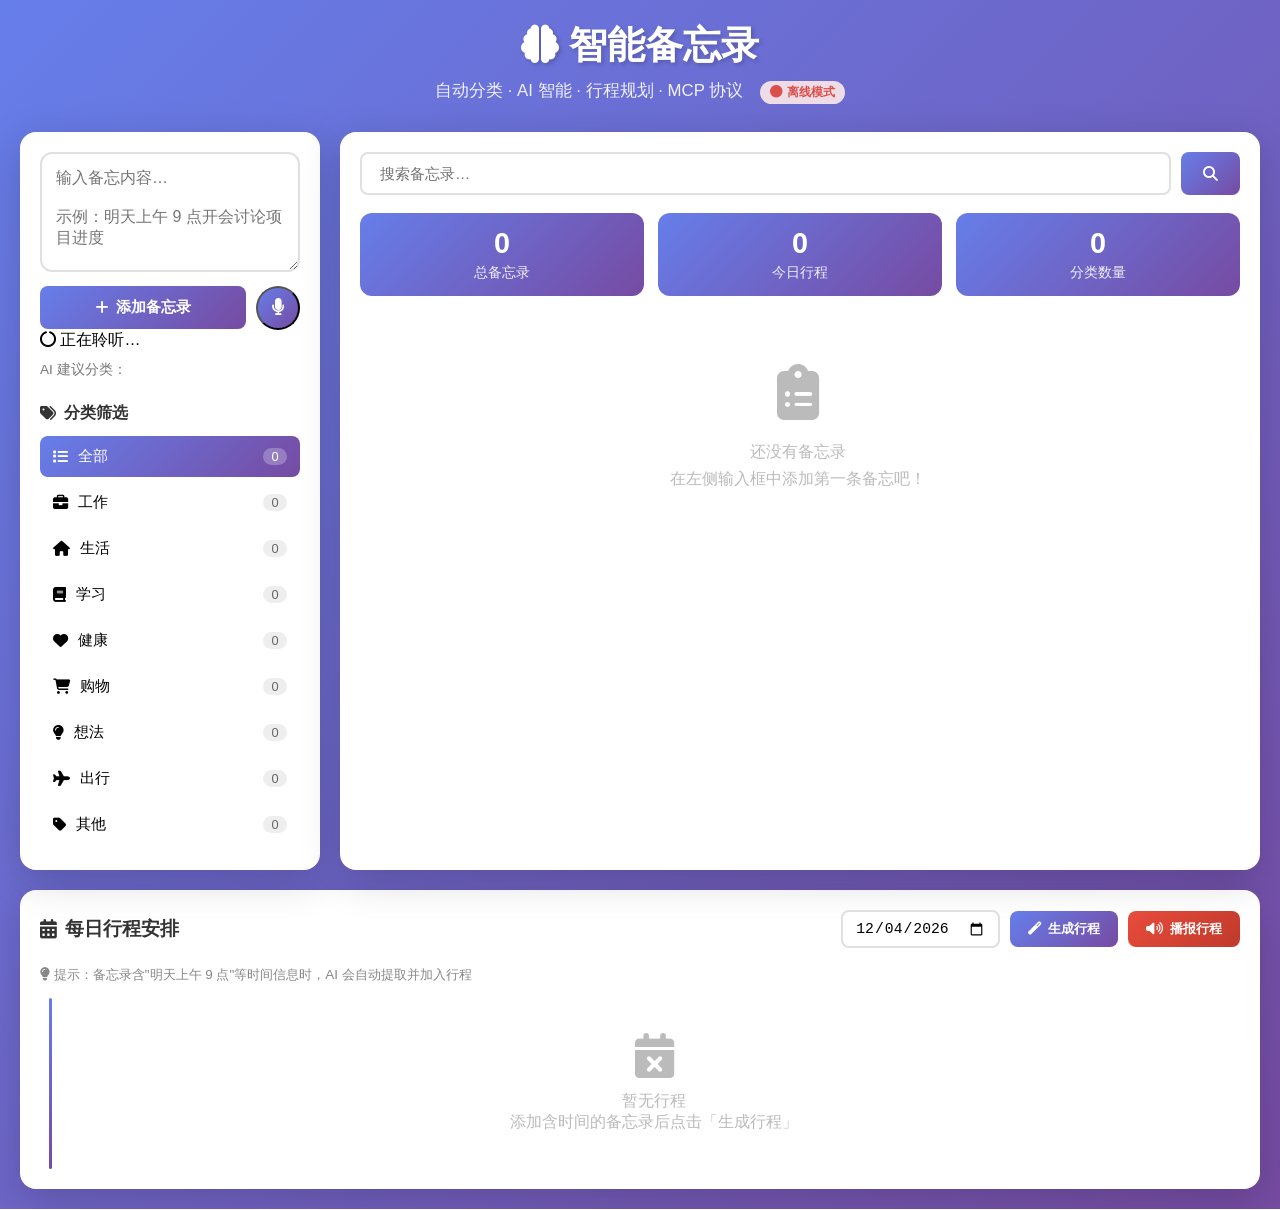
<file: frontend/index.html>
<!DOCTYPE html>
<html lang="zh-CN">
<head>
  <meta charset="UTF-8">
  <meta name="viewport" content="width=device-width, initial-scale=1.0">
  <title>智能备忘录 · Smart Memo</title>
  <link rel="stylesheet" href="https://cdnjs.cloudflare.com/ajax/libs/font-awesome/6.4.0/css/all.min.css">
  <link rel="stylesheet" href="css/style.css">
</head>
<body>
<div class="container">

  <header>
    <h1><i class="fas fa-brain"></i> 智能备忘录</h1>
    <p>
      自动分类 · AI 智能 · 行程规划 · MCP 协议
      <span id="apiBadge" class="api-badge offline" style="margin-left:12px">
        <i class="fas fa-circle"></i> 检测中…
      </span>
    </p>
  </header>

  <div class="main-content">

    <!-- ── 左侧面板 ─────────────────────────────────── -->
    <aside class="sidebar">

      <div class="input-area">
        <textarea id="memoInput"
          placeholder="输入备忘内容…&#10;&#10;示例：明天上午 9 点开会讨论项目进度"
        ></textarea>

        <div class="input-row">
          <button class="btn btn-primary" id="addBtn" onclick="addMemo()">
            <i class="fas fa-plus"></i> 添加备忘录
          </button>
          <button class="btn-icon" id="voiceBtn" onclick="toggleVoiceInput()" title="语音输入">
            <i class="fas fa-microphone"></i>
          </button>
        </div>

        <div id="voiceStatus" class="voice-status">
          <i class="fas fa-circle-notch fa-spin"></i>
          <span id="voiceStatusText">正在聆听…</span>
        </div>

        <div id="categoryHint" class="category-hint">
          <span>AI 建议分类：</span>
        </div>
      </div>

      <h3><i class="fas fa-tags"></i> 分类筛选</h3>
      <ul class="category-list">
        <li class="category-item active" data-category="all"      onclick="filterByCategory('all')">
          <i class="fas fa-list"></i><span>全部</span><span class="badge">0</span>
        </li>
        <li class="category-item" data-category="work"     onclick="filterByCategory('work')">
          <i class="fas fa-briefcase"></i><span>工作</span><span class="badge">0</span>
        </li>
        <li class="category-item" data-category="life"     onclick="filterByCategory('life')">
          <i class="fas fa-home"></i><span>生活</span><span class="badge">0</span>
        </li>
        <li class="category-item" data-category="study"    onclick="filterByCategory('study')">
          <i class="fas fa-book"></i><span>学习</span><span class="badge">0</span>
        </li>
        <li class="category-item" data-category="health"   onclick="filterByCategory('health')">
          <i class="fas fa-heart"></i><span>健康</span><span class="badge">0</span>
        </li>
        <li class="category-item" data-category="shopping" onclick="filterByCategory('shopping')">
          <i class="fas fa-shopping-cart"></i><span>购物</span><span class="badge">0</span>
        </li>
        <li class="category-item" data-category="ideas"    onclick="filterByCategory('ideas')">
          <i class="fas fa-lightbulb"></i><span>想法</span><span class="badge">0</span>
        </li>
        <li class="category-item" data-category="travel"   onclick="filterByCategory('travel')">
          <i class="fas fa-plane"></i><span>出行</span><span class="badge">0</span>
        </li>
        <li class="category-item" data-category="other"    onclick="filterByCategory('other')">
          <i class="fas fa-tag"></i><span>其他</span><span class="badge">0</span>
        </li>
      </ul>

    </aside>

    <!-- ── 右侧主区 ─────────────────────────────────── -->
    <main class="content">

      <div class="search-bar">
        <input type="text" id="searchInput" placeholder="搜索备忘录…">
        <button class="btn" style="background:linear-gradient(135deg,#667eea,#764ba2);color:#fff"
                onclick="document.getElementById('searchInput').dispatchEvent(new Event('input'))">
          <i class="fas fa-search"></i>
        </button>
      </div>

      <div class="stats">
        <div class="stat-card"><h3 id="totalCount">0</h3><p>总备忘录</p></div>
        <div class="stat-card"><h3 id="scheduleCount">0</h3><p>今日行程</p></div>
        <div class="stat-card"><h3 id="catCount">0</h3><p>分类数量</p></div>
      </div>

      <div class="memo-list" id="memoList">
        <div class="empty-state">
          <i class="fas fa-clipboard-list"></i>
          <p>还没有备忘录</p>
          <p>在左侧输入框中添加第一条备忘吧！</p>
        </div>
      </div>

    </main>
  </div>

  <!-- ── 行程模块 ──────────────────────────────────── -->
  <div class="schedule-container">
    <div class="schedule-header">
      <h2><i class="fas fa-calendar-alt"></i> 每日行程安排</h2>
      <div class="schedule-controls">
        <input type="date" id="scheduleDate">
        <button class="btn-schedule" id="genBtn" onclick="generateSchedule()">
          <i class="fas fa-magic"></i> 生成行程
        </button>
        <button class="btn-schedule btn-broadcast" onclick="toggleBroadcast()">
          <i class="fas fa-volume-up"></i> 播报行程
        </button>
      </div>
    </div>

    <!-- 播报控制面板 -->
    <div class="broadcast-panel" id="broadcastPanel">
      <div class="broadcast-top">
        <h4><i class="fas fa-volume-up"></i> 行程播报中</h4>
        <div style="display:flex;gap:12px;align-items:center;font-size:.83rem">
          语速:
          <select id="bcRate" style="padding:3px 7px;border-radius:6px;border:none;background:rgba(255,255,255,.2);color:#fff">
            <option value="0.8">慢</option>
            <option value="1" selected>正常</option>
            <option value="1.3">快</option>
          </select>
          音量:
          <select id="bcVolume" style="padding:3px 7px;border-radius:6px;border:none;background:rgba(255,255,255,.2);color:#fff">
            <option value="0.4">低</option>
            <option value="0.7">中</option>
            <option value="1" selected>高</option>
          </select>
        </div>
      </div>
      <div class="bc-controls">
        <button class="bc-btn" onclick="stopBroadcast_()" title="停止"><i class="fas fa-stop"></i></button>
        <button class="bc-btn play" onclick="pauseResumeBroadcast()"><i class="fas fa-pause" id="pauseIcon"></i></button>
        <button class="bc-btn" onclick="prevBroadcast()" title="上一条"><i class="fas fa-step-backward"></i></button>
        <button class="bc-btn" onclick="nextBroadcast()" title="下一条"><i class="fas fa-step-forward"></i></button>
      </div>
      <div class="bc-progress"><div class="bc-fill" id="bcFill"></div></div>
      <div class="bc-status"><i class="fas fa-info-circle"></i><span id="bcStatus">准备播报…</span></div>
    </div>

    <p style="font-size:.84rem;color:#888;margin-bottom:12px">
      <i class="fas fa-lightbulb"></i>
      提示：备忘录含"明天上午 9 点"等时间信息时，AI 会自动提取并加入行程
    </p>

    <div class="timeline" id="scheduleTimeline">
      <div class="no-schedule">
        <i class="fas fa-calendar-times"></i>
        <p>暂无行程</p>
        <p>添加含时间的备忘录后点击「生成行程」</p>
      </div>
    </div>
  </div>

</div><!-- /container -->

<div class="toast" id="toast"></div>

<script type="module" src="js/app.js"></script>
</body>
</html>
</file>
<file: frontend/css/style.css>
/* ── 重置 & 基础 ─────────────────────────────────────────────────────────── */
*, *::before, *::after { margin: 0; padding: 0; box-sizing: border-box; }

:root {
  --primary: #667eea;
  --primary-end: #764ba2;
  --radius: 12px;
  --shadow: 0 10px 40px rgba(0,0,0,.18);
  --font: -apple-system, BlinkMacSystemFont, 'Segoe UI', Roboto, sans-serif;
}

body {
  font-family: var(--font);
  background: linear-gradient(135deg, var(--primary) 0%, var(--primary-end) 100%);
  min-height: 100vh;
  padding: 20px;
}

/* ── 布局 ────────────────────────────────────────────────────────────────── */
.container { max-width: 1240px; margin: 0 auto; }

header {
  text-align: center;
  color: #fff;
  margin-bottom: 28px;
}
header h1 { font-size: 2.4rem; text-shadow: 2px 2px 4px rgba(0,0,0,.2); margin-bottom: 8px; }
header p  { font-size: 1.05rem; opacity: .9; }

.main-content {
  display: grid;
  grid-template-columns: 300px 1fr;
  gap: 20px;
}

/* ── 卡片 ────────────────────────────────────────────────────────────────── */
.sidebar, .content, .schedule-container {
  background: #fff;
  border-radius: 16px;
  padding: 20px;
  box-shadow: var(--shadow);
}

/* ── 输入区 ──────────────────────────────────────────────────────────────── */
.input-area { margin-bottom: 22px; }

.input-area textarea {
  width: 100%;
  height: 120px;
  border: 2px solid #e0e0e0;
  border-radius: var(--radius);
  padding: 14px;
  font-size: 1rem;
  resize: vertical;
  font-family: var(--font);
  transition: border-color .25s, box-shadow .25s;
}
.input-area textarea:focus {
  outline: none;
  border-color: var(--primary);
  box-shadow: 0 0 0 3px rgba(102,126,234,.12);
}

.input-row {
  display: flex;
  gap: 10px;
  margin-top: 10px;
  align-items: center;
}

/* ── 按钮 ────────────────────────────────────────────────────────────────── */
.btn {
  display: inline-flex;
  align-items: center;
  justify-content: center;
  gap: 7px;
  padding: 11px 22px;
  border: none;
  border-radius: 8px;
  font-size: .95rem;
  font-weight: 600;
  cursor: pointer;
  transition: transform .2s, box-shadow .2s;
}

.btn-primary {
  background: linear-gradient(135deg, var(--primary) 0%, var(--primary-end) 100%);
  color: #fff;
  flex: 1;
}
.btn-primary:hover { transform: translateY(-2px); box-shadow: 0 6px 20px rgba(102,126,234,.4); }

.btn-icon {
  width: 44px;
  height: 44px;
  border-radius: 50%;
  background: linear-gradient(135deg, var(--primary) 0%, var(--primary-end) 100%);
  color: #fff;
  font-size: 1.1rem;
  flex-shrink: 0;
}
.btn-icon:hover { transform: scale(1.1); box-shadow: 0 5px 18px rgba(102,126,234,.4); }
.btn-icon.listening {
  background: linear-gradient(135deg, #e74c3c 0%, #c0392b 100%);
  animation: pulse 1.4s ease-in-out infinite;
}
@keyframes pulse {
  0%,100% { box-shadow: 0 0 0 0 rgba(231,76,60,.4); }
  50%      { box-shadow: 0 0 0 14px rgba(231,76,60,0); }
}

/* ── AI 分类提示 ─────────────────────────────────────────────────────────── */
.category-hint {
  font-size: .85rem;
  color: #777;
  margin-top: 8px;
  min-height: 22px;
  display: flex;
  align-items: center;
  gap: 6px;
}
.hint-tag {
  display: inline-flex;
  align-items: center;
  gap: 4px;
  padding: 2px 9px;
  border-radius: 14px;
  font-size: .8rem;
  font-weight: 600;
  background: #f0f0ff;
  color: var(--primary);
}

/* ── 分类列表 ────────────────────────────────────────────────────────────── */
.sidebar h3 { font-size: 1rem; color: #333; margin-bottom: 12px; display: flex; align-items: center; gap: 8px; }

.category-list { list-style: none; }

.category-item {
  display: flex;
  align-items: center;
  gap: 10px;
  padding: 10px 13px;
  border-radius: 8px;
  cursor: pointer;
  transition: background .2s, color .2s;
  margin-bottom: 5px;
  font-size: .95rem;
}
.category-item:hover { background: #f5f5f5; }
.category-item.active {
  background: linear-gradient(135deg, var(--primary) 0%, var(--primary-end) 100%);
  color: #fff;
}
.category-item .badge {
  margin-left: auto;
  font-size: .8rem;
  background: rgba(255,255,255,.25);
  padding: 1px 8px;
  border-radius: 10px;
  min-width: 24px;
  text-align: center;
}
.category-item:not(.active) .badge { background: #eee; color: #666; }

/* ── 搜索栏 ──────────────────────────────────────────────────────────────── */
.search-bar { display: flex; gap: 10px; margin-bottom: 18px; }
.search-bar input {
  flex: 1;
  padding: 11px 18px;
  border: 2px solid #e0e0e0;
  border-radius: 8px;
  font-size: .95rem;
  transition: border-color .25s;
}
.search-bar input:focus { outline: none; border-color: var(--primary); }

/* ── 统计卡片 ────────────────────────────────────────────────────────────── */
.stats { display: flex; gap: 14px; margin-bottom: 18px; flex-wrap: wrap; }

.stat-card {
  background: linear-gradient(135deg, var(--primary) 0%, var(--primary-end) 100%);
  color: #fff;
  padding: 14px 18px;
  border-radius: var(--radius);
  flex: 1;
  min-width: 110px;
  text-align: center;
}
.stat-card h3 { font-size: 1.8rem; margin-bottom: 4px; }
.stat-card p  { font-size: .85rem; opacity: .9; }

/* ── 备忘列表 ────────────────────────────────────────────────────────────── */
.memo-list {
  display: grid;
  gap: 13px;
  max-height: 580px;
  overflow-y: auto;
  padding-right: 4px;
}

.memo-card {
  background: #f8f9fa;
  border-radius: var(--radius);
  padding: 18px;
  border-left: 4px solid #ccc;
  transition: transform .2s, box-shadow .2s;
  position: relative;
}
.memo-card:hover { transform: translateX(4px); box-shadow: 0 4px 14px rgba(0,0,0,.08); }

/* 类别左边框颜色 */
.memo-card.work     { border-left-color: #e74c3c; }
.memo-card.life     { border-left-color: #2ecc71; }
.memo-card.study    { border-left-color: #3498db; }
.memo-card.health   { border-left-color: #e91e63; }
.memo-card.shopping { border-left-color: #f39c12; }
.memo-card.ideas    { border-left-color: #9b59b6; }
.memo-card.travel   { border-left-color: #1abc9c; }
.memo-card.other    { border-left-color: #95a5a6; }

.memo-head { display: flex; justify-content: space-between; align-items: flex-start; margin-bottom: 8px; }

.cat-badge {
  display: inline-flex;
  align-items: center;
  gap: 5px;
  padding: 3px 10px;
  border-radius: 20px;
  font-size: .8rem;
  font-weight: 600;
}
.cat-badge.work     { background: #fdeaea; color: #e74c3c; }
.cat-badge.life     { background: #e8f8f5; color: #2ecc71; }
.cat-badge.study    { background: #ebf5fb; color: #3498db; }
.cat-badge.health   { background: #fce4ec; color: #e91e63; }
.cat-badge.shopping { background: #fef9e7; color: #f39c12; }
.cat-badge.ideas    { background: #f4ecf7; color: #9b59b6; }
.cat-badge.travel   { background: #e8faf5; color: #1abc9c; }
.cat-badge.other    { background: #f2f3f4; color: #95a5a6; }

.memo-actions { display: flex; gap: 6px; }
.memo-actions button {
  background: none;
  border: none;
  cursor: pointer;
  padding: 4px 6px;
  border-radius: 4px;
  color: #999;
  transition: background .2s, color .2s;
}
.memo-actions button:hover { background: #e8e8e8; color: #333; }

.memo-content { font-size: .97rem; line-height: 1.65; color: #333; margin-bottom: 8px; white-space: pre-wrap; }

.memo-meta { display: flex; justify-content: space-between; font-size: .8rem; color: #aaa; flex-wrap: wrap; gap: 4px; }

.priority-dot {
  display: inline-block;
  width: 8px;
  height: 8px;
  border-radius: 50%;
  margin-right: 4px;
}
.priority-dot.urgent, .priority-dot.high { background: #e74c3c; }
.priority-dot.medium { background: #f39c12; }
.priority-dot.low    { background: #2ecc71; }

/* ── 空状态 ──────────────────────────────────────────────────────────────── */
.empty-state { text-align: center; padding: 50px 20px; color: #bbb; }
.empty-state i { font-size: 3.5rem; margin-bottom: 16px; }
.empty-state p { font-size: 1rem; margin-top: 6px; }

/* ── 行程模块 ────────────────────────────────────────────────────────────── */
.schedule-container { margin-top: 20px; }

.schedule-header {
  display: flex;
  justify-content: space-between;
  align-items: center;
  margin-bottom: 18px;
  flex-wrap: wrap;
  gap: 10px;
}
.schedule-header h2 { color: #333; font-size: 1.2rem; display: flex; align-items: center; gap: 8px; }

.schedule-controls { display: flex; gap: 10px; align-items: center; flex-wrap: wrap; }
.schedule-controls input[type=date] {
  padding: 8px 12px;
  border: 2px solid #e0e0e0;
  border-radius: 8px;
  font-size: .92rem;
}

.btn-schedule {
  background: linear-gradient(135deg, var(--primary) 0%, var(--primary-end) 100%);
  color: #fff;
  padding: 9px 18px;
  border-radius: 8px;
  border: none;
  font-weight: 600;
  cursor: pointer;
  display: flex;
  align-items: center;
  gap: 7px;
  transition: transform .2s, box-shadow .2s;
}
.btn-schedule:hover { transform: translateY(-2px); box-shadow: 0 5px 18px rgba(102,126,234,.4); }
.btn-broadcast {
  background: linear-gradient(135deg, #e74c3c 0%, #c0392b 100%);
}
.btn-broadcast:hover { box-shadow: 0 5px 18px rgba(231,76,60,.4); }

/* 时间线 */
.timeline { position: relative; padding-left: 28px; margin-top: 14px; }
.timeline::before {
  content: '';
  position: absolute;
  left: 9px; top: 0; bottom: 0;
  width: 3px;
  background: linear-gradient(to bottom, var(--primary), var(--primary-end));
  border-radius: 2px;
}

.time-slot {
  position: relative;
  margin-bottom: 13px;
  padding: 14px 16px;
  background: #f8f9fa;
  border-radius: var(--radius);
  border-left: 4px solid var(--primary);
}
.time-slot::before {
  content: '';
  position: absolute;
  left: -22px; top: 18px;
  width: 11px; height: 11px;
  background: var(--primary);
  border-radius: 50%;
  border: 2px solid #fff;
  box-shadow: 0 0 0 2px var(--primary);
}
.time-slot.high   { border-left-color: #e74c3c; }
.time-slot.medium { border-left-color: #f39c12; }
.time-slot.low    { border-left-color: #2ecc71; }

.time-label { font-weight: 700; color: var(--primary); margin-bottom: 6px; font-size: .92rem; }
.time-desc  { color: #444; font-size: .93rem; line-height: 1.55; }

.no-schedule { text-align: center; padding: 36px; color: #bbb; }
.no-schedule i { font-size: 2.8rem; margin-bottom: 12px; }

/* 播报面板 */
.broadcast-panel {
  background: linear-gradient(135deg, var(--primary) 0%, var(--primary-end) 100%);
  border-radius: var(--radius);
  padding: 14px 18px;
  margin-bottom: 14px;
  color: #fff;
  display: none;
}
.broadcast-panel.active { display: block; }

.broadcast-top { display: flex; justify-content: space-between; align-items: center; margin-bottom: 10px; }
.broadcast-top h4 { display: flex; align-items: center; gap: 8px; font-size: .95rem; }

.bc-controls { display: flex; gap: 8px; align-items: center; }
.bc-btn {
  width: 36px; height: 36px;
  border-radius: 50%; border: none;
  background: rgba(255,255,255,.2);
  color: #fff;
  font-size: .95rem;
  cursor: pointer;
  transition: background .2s, transform .2s;
  display: flex; align-items: center; justify-content: center;
}
.bc-btn:hover { background: rgba(255,255,255,.35); transform: scale(1.1); }
.bc-btn.play { width: 44px; height: 44px; background: #fff; color: var(--primary); font-size: 1.1rem; }

.bc-progress { height: 4px; background: rgba(255,255,255,.3); border-radius: 2px; margin-bottom: 8px; }
.bc-fill { height: 100%; background: #fff; border-radius: 2px; transition: width .3s; width: 0; }

.bc-status { font-size: .83rem; opacity: .88; display: flex; align-items: center; gap: 6px; }

/* ── API 状态指示 ────────────────────────────────────────────────────────── */
.api-badge {
  display: inline-flex;
  align-items: center;
  gap: 5px;
  padding: 3px 10px;
  border-radius: 20px;
  font-size: .78rem;
  font-weight: 600;
}
.api-badge.online  { background: #e8f8f5; color: #27ae60; }
.api-badge.offline { background: #fdeaea; color: #e74c3c; }

/* ── Toast ───────────────────────────────────────────────────────────────── */
.toast {
  position: fixed;
  bottom: 28px;
  left: 50%;
  transform: translateX(-50%) translateY(20px);
  background: rgba(0,0,0,.78);
  color: #fff;
  padding: 10px 24px;
  border-radius: 24px;
  font-size: .92rem;
  opacity: 0;
  transition: opacity .3s, transform .3s;
  pointer-events: none;
  z-index: 9999;
  max-width: 90vw;
  text-align: center;
}
.toast.show { opacity: 1; transform: translateX(-50%) translateY(0); }

/* ── 滚动条 ──────────────────────────────────────────────────────────────── */
::-webkit-scrollbar { width: 7px; }
::-webkit-scrollbar-track { background: #f0f0f0; border-radius: 4px; }
::-webkit-scrollbar-thumb { background: #ccc; border-radius: 4px; }
::-webkit-scrollbar-thumb:hover { background: #aaa; }

/* ── 响应式 ──────────────────────────────────────────────────────────────── */
@media (max-width: 900px) {
  .main-content { grid-template-columns: 1fr; }
}
</file>
